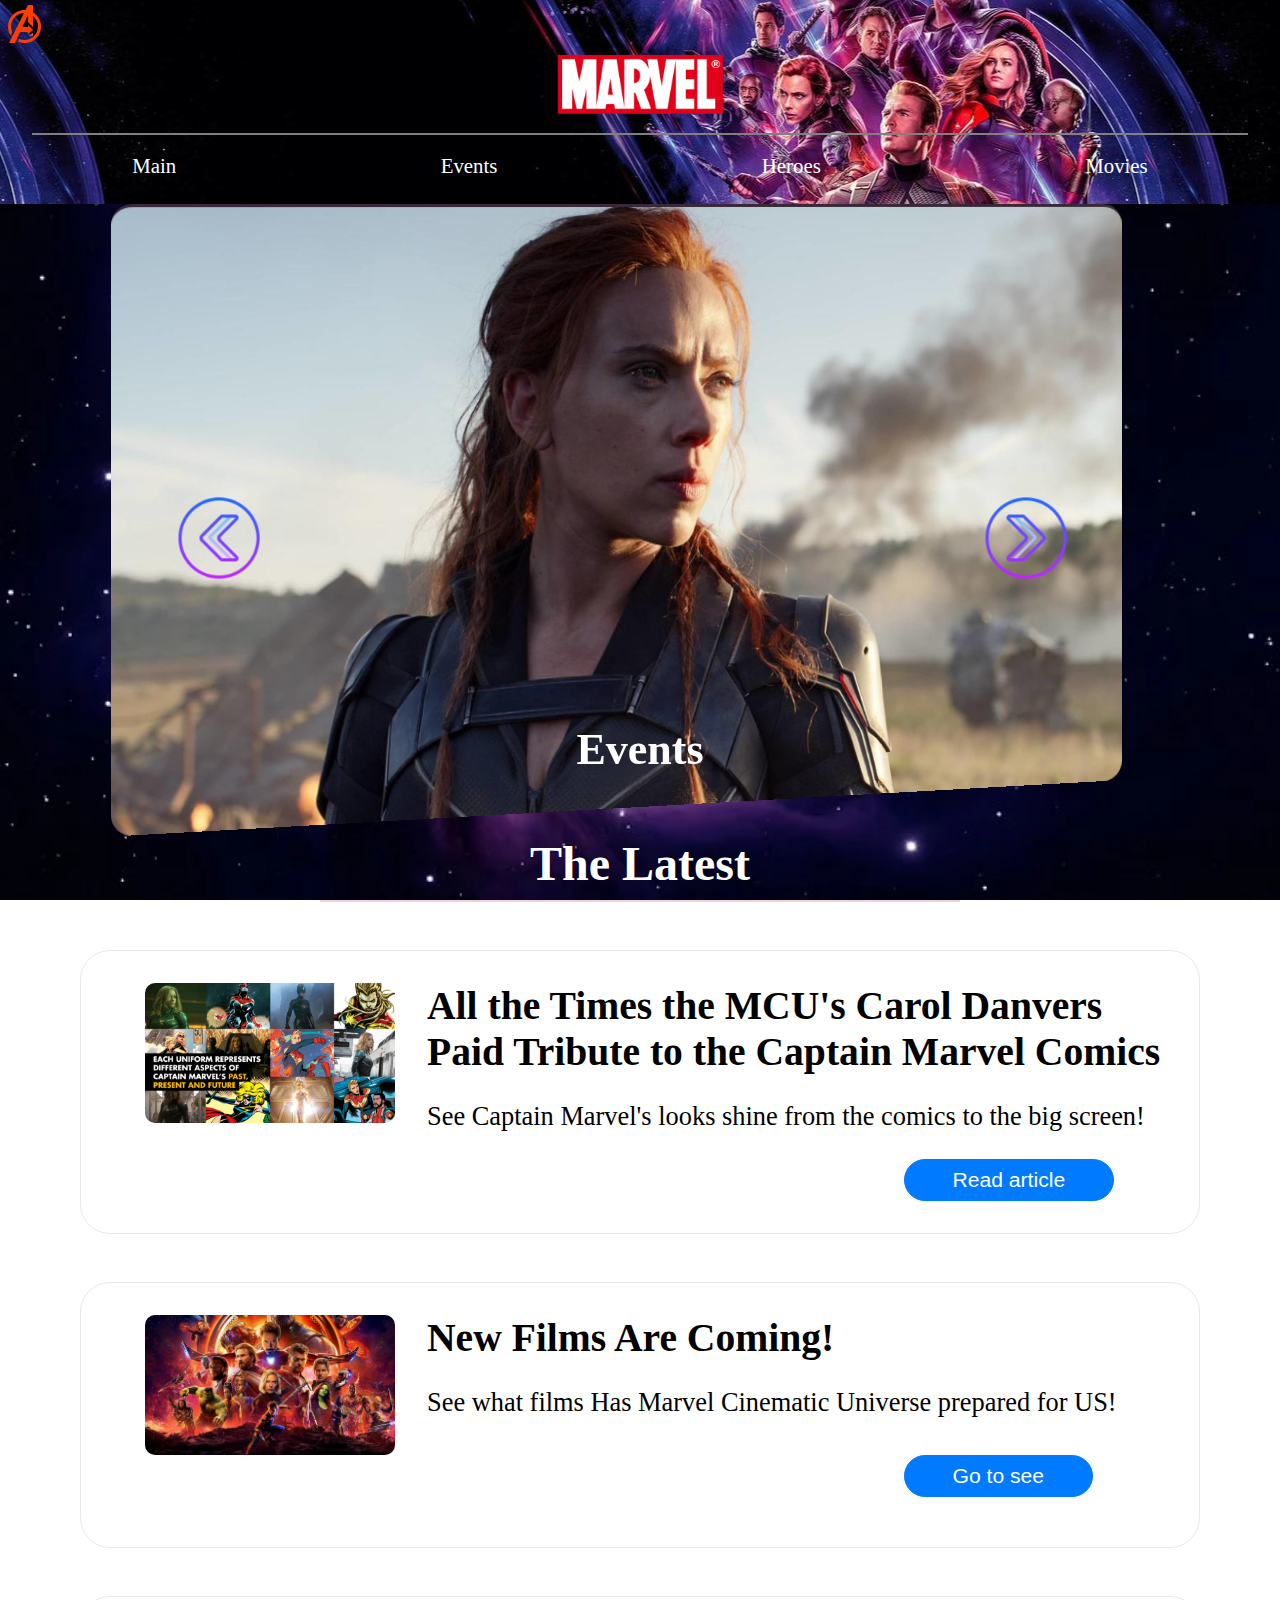
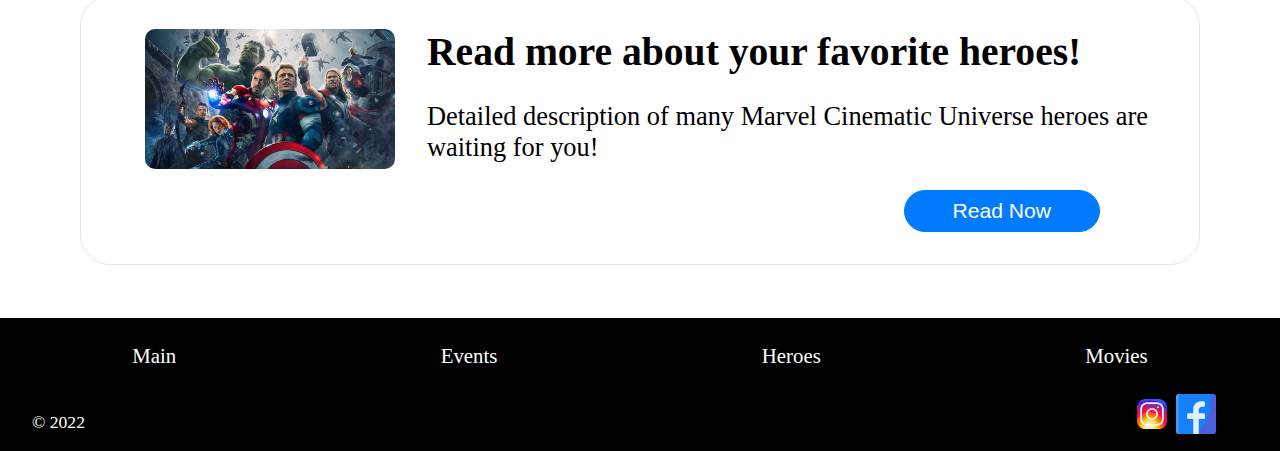
<file: index.html>
<!DOCTYPE html>
<html lang="en">
<head>
  <meta charset="UTF-8">
  <meta name="viewport" content="width=device-width, initial-scale=1.0">
  <link rel="icon" href="images/marvel.png">
  <link rel="stylesheet" href="styles/index.css">
  <link rel="stylesheet" href="styles/media.css">
  <script src="scripts/main.js"></script>
  <title>Marvel Cinematic Universe</title>
</head>
<body>
  <div class="page-wrap">
    <div class="layout">
      <div class="main">
        <header class="navbar">
          <div class="nav-img">
            <img src="images/marvel.png" id="left" alt="logo">
            <img src="images/marvel-logo.png" width="200" class="zero" alt="marvel logo">
            <hr style="background-color: grey; color: grey; width: 95vw; height: 2px; border: 0;">
          </div>
          <ul class="menu zero">
            <a href="">
              <li class="active">Main</li>
            </a>
            <a href="Events.html">
              <li>Events</li>
            </a>
            <a href="Heroes.html">
              <li>Heroes</li>
            </a>
            <a href="Movies.html">
              <li>Movies</li>
            </a>
          </ul>
        </header>
        <section class="main-page-content">

          <div class="slider">
            <div class="slider-wrapper">
              <a href="" class="link-of-slide" onclick="openSlide()"><img src="" alt="First" class="slide" name="slide"></a>
              <h2 class="slide-info"></h2>
            </div>
            <div class="slider-nav">
              <button onclick="i >= 1 ? i-- : i=2" type="button" class="slider-previous"><img src="images/previous.png" width="100" alt="icon previous"></button>
              <button onclick="(i < images.length - 8) ? i++ : i=0" type="button" class="slider-next"><img src="images/next.png" width="100" alt="icon next"></button>
            </div>
          </div>

          <h1 class="main-title">The Latest</h1>
          <hr style="background-color: #f2d2d9; height: 2px; border: 0; width: 50%;">

          <article class="main-topic">
            <img src="images/captain-marvel-topic.png" alt="captain marvel poster" class="topic-img" draggable="false">
            <h2 class="topic-heading">All the Times the MCU's Carol Danvers Paid Tribute to the Captain Marvel Comics</h2>
            <p class="topic-info">See Captain Marvel's looks shine from the comics to the big screen!</p>
            <button onclick="openTopic('Topic-captain-marvel.html')">Read article</button>
          </article>
          <article class="main-topic">
            <img src="images/movies-poster.jpg" alt="captain marvel poster" class="topic-img" draggable="false">
            <h2 class="topic-heading">New Films Are Coming!</h2>
            <p class="topic-info">See what films Has Marvel Cinematic Universe prepared for US!</p>
            <button onclick="openTopic('Movies.html')">Go to see</button>
          </article>
          <article class="main-topic">
            <img src="images/heroes-poster.jpg" alt="captain marvel poster" class="topic-img" draggable="false">
            <h2 class="topic-heading">Read more about your favorite heroes!</h2>
            <p class="topic-info">Detailed description of many Marvel Cinematic Universe heroes are waiting for you!</p>
            <button onclick="openTopic('Heroes.html')">Read Now</button>
          </article>
        </section>
      </div>    
      <footer class="footer">
        <ul class="sitemap zero">
          <a href="">
            <li class="active">Main</li>
          </a>
          <a href="Events.html">
            <li>Events</li>
          </a>
          <a href="Heroes.html">
            <li>Heroes</li>
          </a>
          <a href="Movies.html">
            <li>Movies</li>
          </a>
        </ul>
        <div class="icons">  
          <p id="copyright">&copy; 2022</p>
          <span>
            <a href="https://www.instagram.com/marvel/"><img id="instagram" src="images/instagram.png" alt="instagram icon"></a>
            <a href="https://www.facebook.com/Marvel/"><img id="facebook" src="images/facebook.png" alt="facebook icon"></a>
          </span>
        </div>
      </footer>
    </div>
  </div>
</body>
</html>
</file>
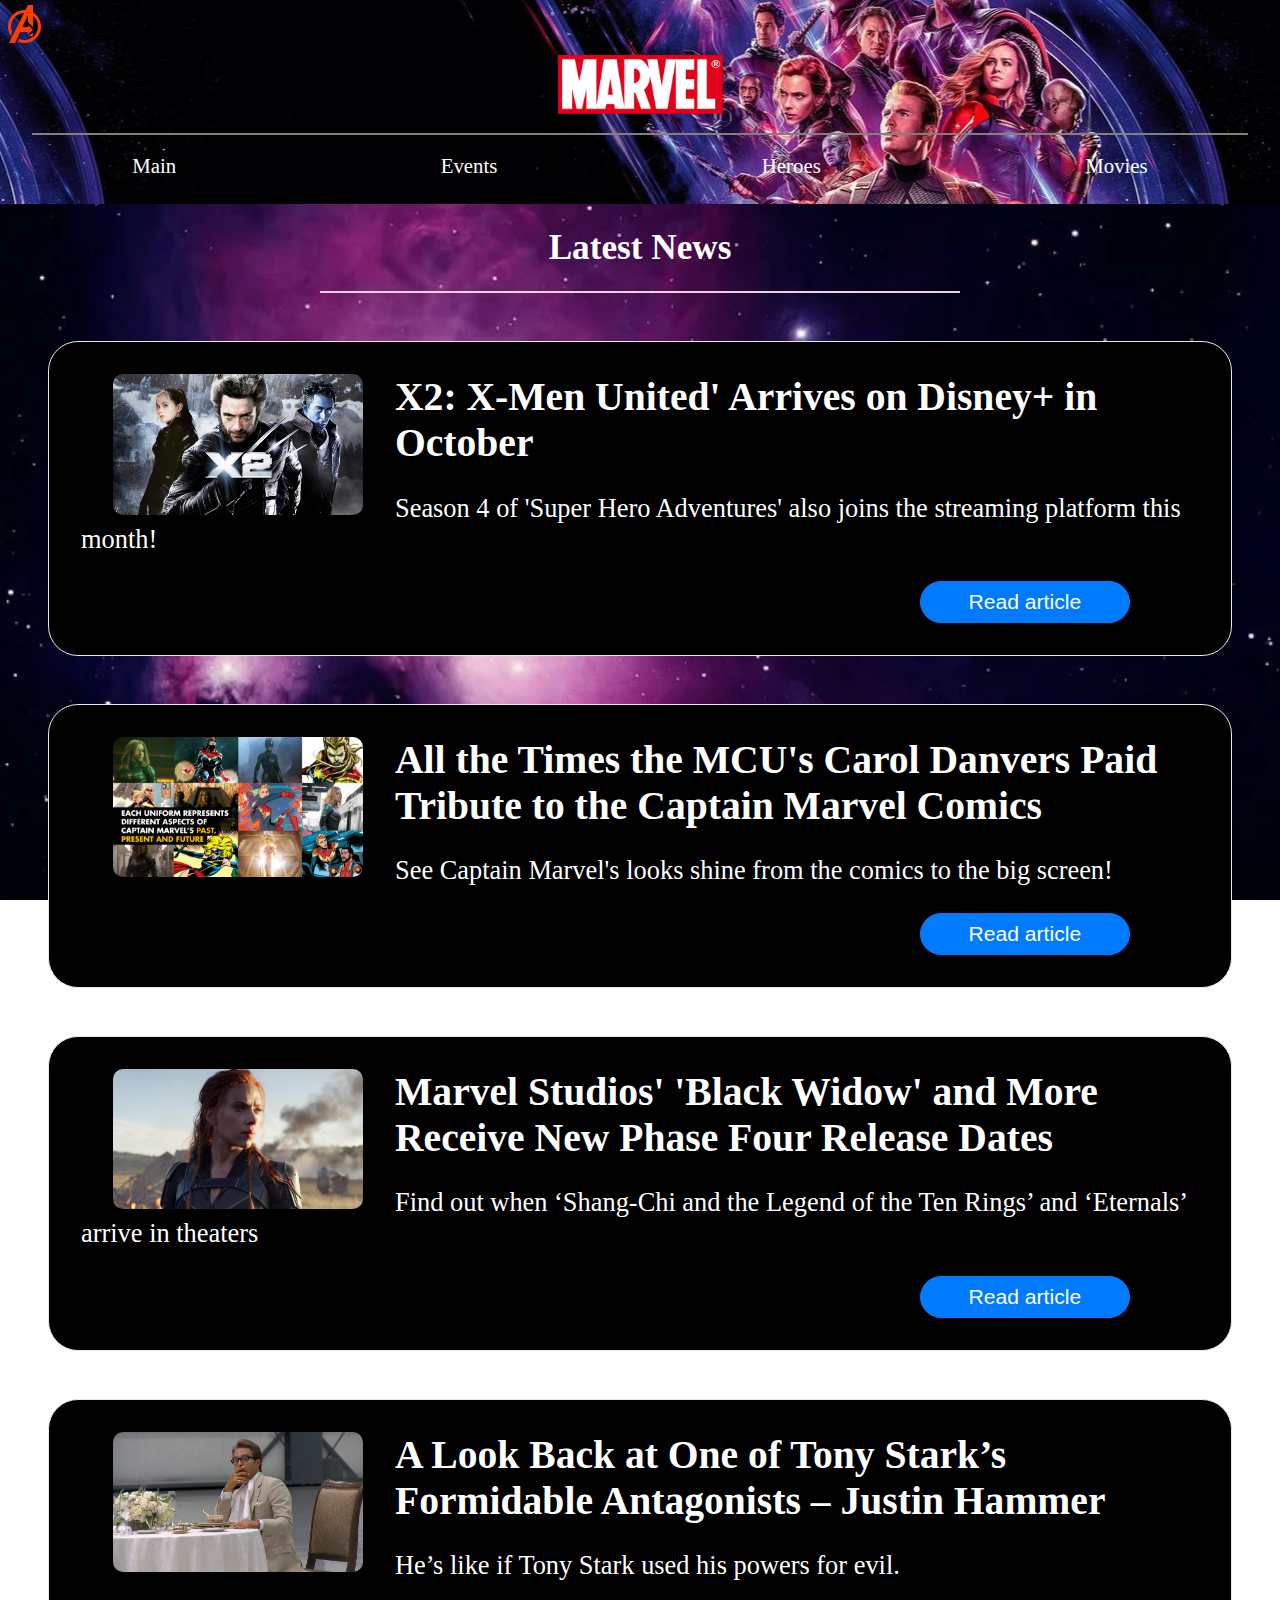
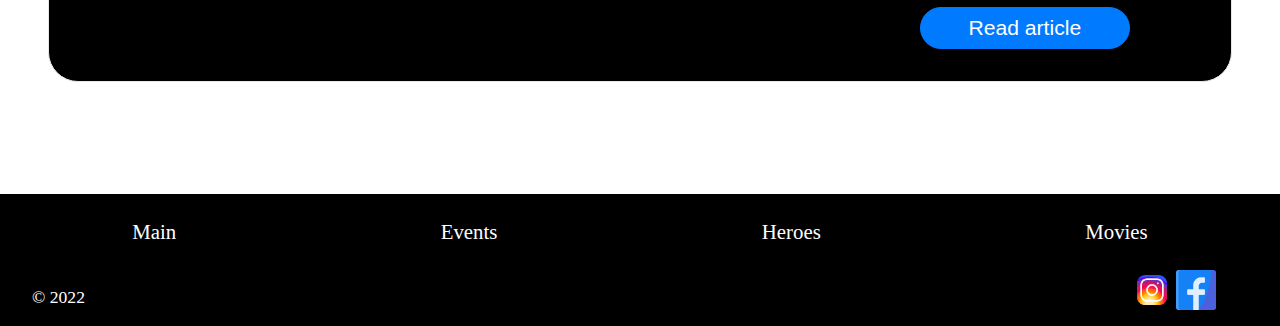
<file: Events.html>
<!DOCTYPE html>
<html lang="en">
<head>
  <meta charset="UTF-8">
  <meta name="viewport" content="width=device-width, initial-scale=1.0">
  <link rel="icon" href="images/marvel.png">
  <link rel="stylesheet" href="styles/index.css">
  <link rel="stylesheet" href="styles/media.css">
  <script src="scripts/main.js"></script>
  <title>Marvel | Events</title>
</head>
<body>
  <div class="page-wrap">
    <div class="layout">
      <div class="main">
        <header class="navbar">
          <div class="nav-img">
            <img src="images/marvel.png" id="left" alt="logo">
            <img src="images/marvel-logo.png" width="200" class="zero" alt="marvel logo">
            <hr style="background-color: grey; color: grey; width: 95vw; height: 2px; border: 0;">
          </div>
          <ul class="menu zero">
            <a href="index.html">
              <li>Main</li>
            </a>
            <a href="">
              <li class="active">Events</li>
            </a>
            <a href="Heroes.html">
              <li>Heroes</li>
            </a>
            <a href="Movies.html">
              <li>Movies</li>
            </a>
          </ul>
        </header>
        <h1 class="page-title">Latest News</h1>
        <hr style="background-color: #f2d2d9; height: 2px; border: 0; width: 50%;">
          <section class="news">
            <article class="topic">
              <img src="images/people-x2.jpg" alt="people-x2 poster" class="topic-img" draggable="false">
              <h2 class="topic-heading">X2: X-Men United' Arrives on Disney+ in October</h2>
              <p class="topic-info">Season 4 of 'Super Hero Adventures' also joins the streaming platform this month!</p>
              <button onclick="openTopic('Topic-x-people.html')">Read article</button>
            </article>
            <article class="topic">
              <img src="images/captain-marvel-topic.png" alt="captain marvel poster" class="topic-img" draggable="false">
              <h2 class="topic-heading">All the Times the MCU's Carol Danvers Paid Tribute to the Captain Marvel Comics</h2>
              <p class="topic-info">See Captain Marvel's looks shine from the comics to the big screen!</p>
              <button onclick="openTopic('Topic-captain-marvel.html')">Read article</button>
            </article>
            <article class="topic">
              <img src="images/widow-topic.jpg" alt="Black widow poster" class="topic-img" draggable="false">
              <h2 class="topic-heading">Marvel Studios' 'Black Widow' and More Receive New Phase Four Release Dates</h2>
              <p class="topic-info">Find out when ‘Shang-Chi and the Legend of the Ten Rings’ and ‘Eternals’ arrive in theaters</p>
              <button onclick="openTopic('Topic-black-widow.html')">Read article</button>
            </article>
            <article class="topic">
              <img src="images/justin-hammer.jpg" alt="justin hammer poster" class="topic-img" draggable="false">
              <h2 class="topic-heading">A Look Back at One of Tony Stark’s Formidable Antagonists – Justin Hammer</h2>
              <p class="topic-info">He’s like if Tony Stark used his powers for evil.</p>
              <button onclick="openTopic('Topic-justin-hammer.html')">Read article</button>
            </article>
          </section>
          <p class="other-news">To read other news click <a href="https://www.marvel.com/articles" target="_blank">here</a>.</p>
      </div>    
      <footer class="footer">
        <ul class="sitemap zero">
          <a href="index.html">
            <li>Main</li>
          </a>
          <a href="">
            <li class="active">Events</li>
          </a>
          <a href="Heroes.html">
            <li>Heroes</li>
          </a>
          <a href="Movies.html">
            <li>Movies</li>
          </a>
        </ul>
        <div class="icons">  
          <p id="copyright">&copy; 2022</p>
          <span>
            <a href="https://www.instagram.com/marvel/"><img id="instagram" src="images/instagram.png" alt="instagram icon"></a>
            <a href="https://www.facebook.com/Marvel/"><img id="facebook" src="images/facebook.png" alt="facebook icon"></a>
          </span>
        </div>
      </footer>
    </div>
  </div>
</body>
</html>
</file>
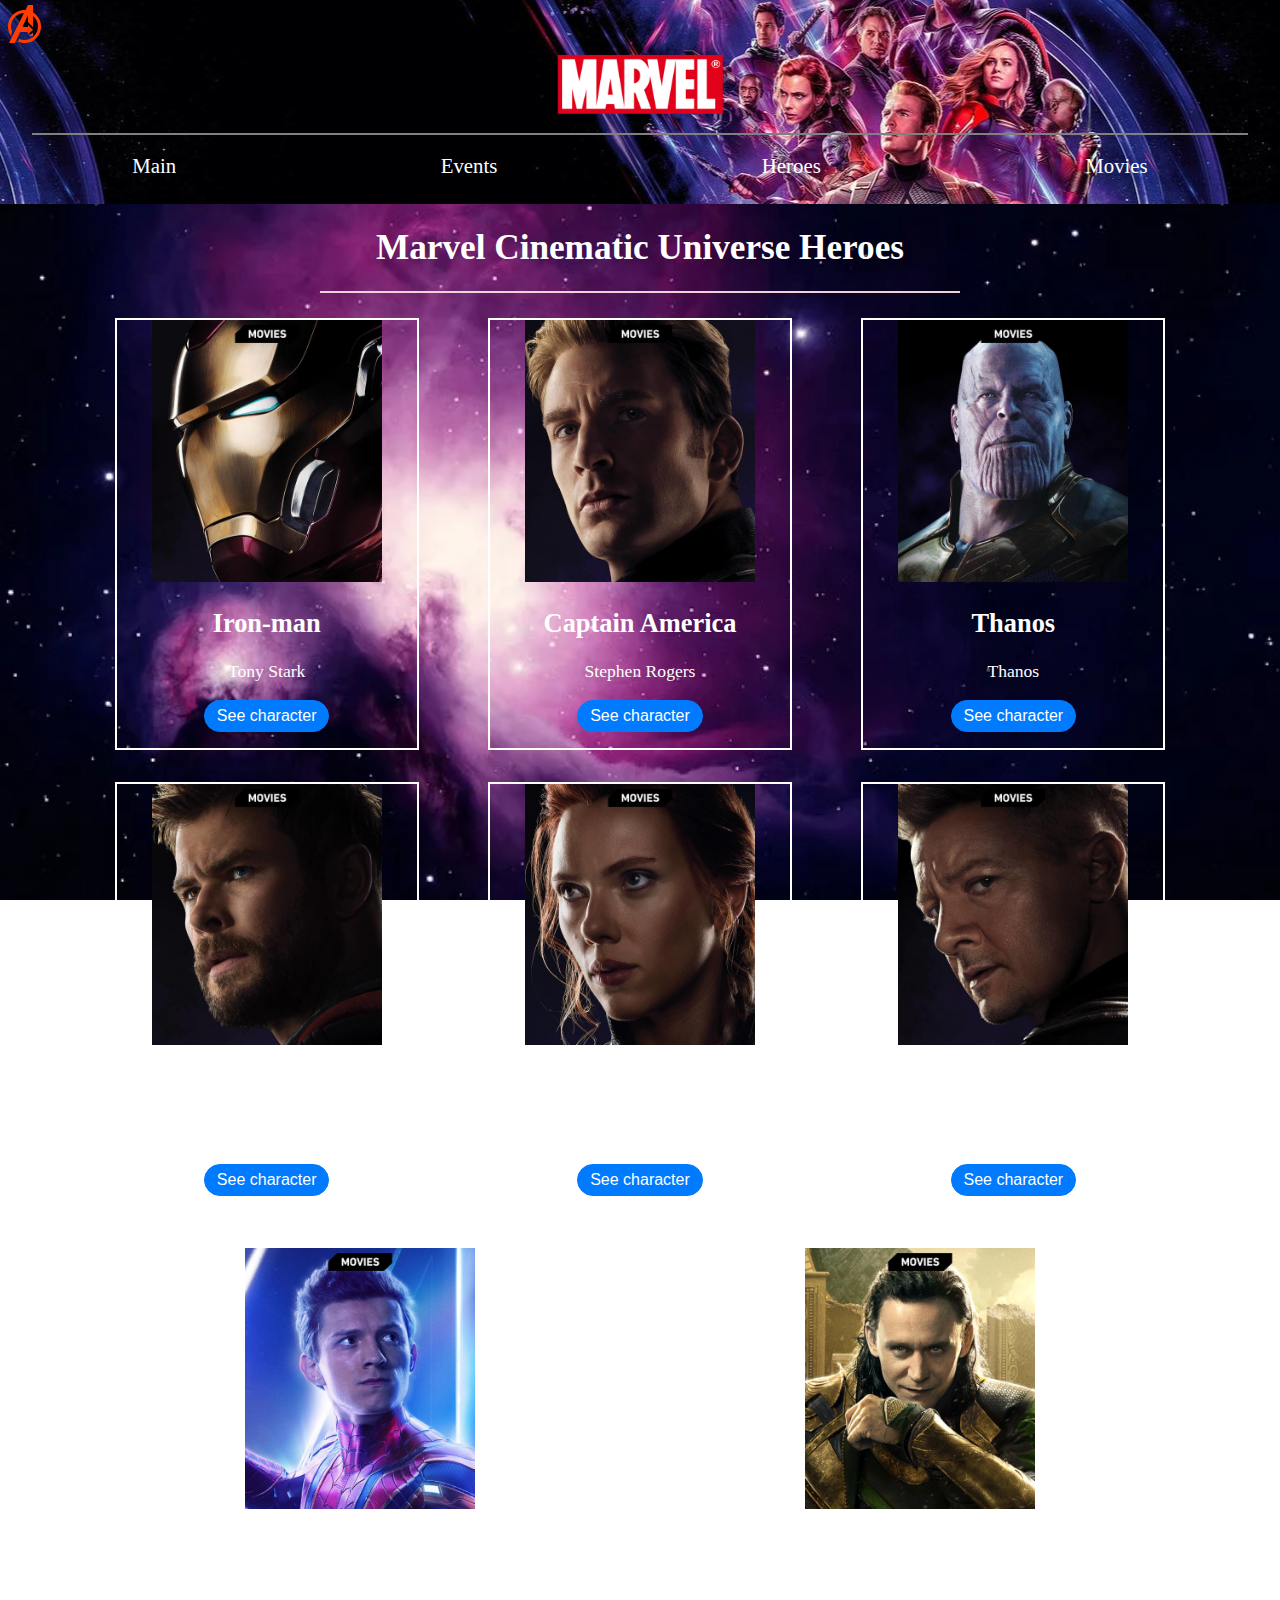
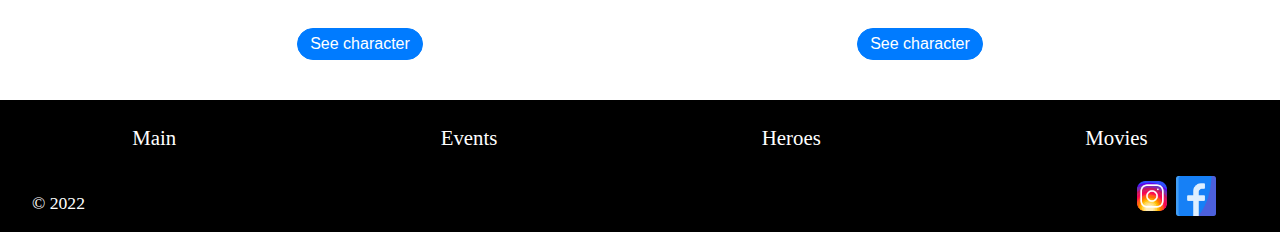
<file: Heroes.html>
<!DOCTYPE html>
<html lang="en">
<head>
  <meta charset="UTF-8">
  <meta name="viewport" content="width=device-width, initial-scale=1.0">
  <link rel="icon" href="images/marvel.png">
  <link rel="stylesheet" href="styles/index.css">
  <link rel="stylesheet" href="styles/media.css">
  <script src="scripts/main.js"></script>
  <title>Marvel | Heroes</title>
</head>
<body>
  <div class="page-wrap">
    <div class="layout">
      <div class="main">
        <header class="navbar">
          <div class="nav-img">
            <img src="images/marvel.png" id="left" alt="logo">
            <img src="images/marvel-logo.png" width="200" class="zero" alt="marvel logo">
            <hr style="background-color: grey; color: grey; width: 95vw; height: 2px; border: 0;">
          </div>
          <ul class="menu zero">
            <a href="index.html">
              <li>Main</li>
            </a>
            <a href="Events.html">
              <li>Events</li>
            </a>
            <a href="">
              <li class="active">Heroes</li>
            </a>
            <a href="Movies.html">
              <li>Movies</li>
            </a>
          </ul>
        </header>
        <h1 class="page-title">Marvel Cinematic Universe Heroes</h1>
        <hr style="background-color: #f2d2d9; height: 2px; border: 0; width: 50%;">
        <div class="page-content">
          
          <div class="hero-card">
            <div class="hero-info">
              <img src="images/iron-man.jpg" alt="iron-man">
              <h2>Iron-man</h2>
              <p class="hero-name">Tony Stark</p>
              <button type="button"  class="hero-btn" onclick="show('.hero-text1')">See character</button>
              <div class="hero-text1 hidden ">
                <h3>Real name: Anthony Edward "Tony" Stark</h3>
                <p>Genius. Billionaire. Philanthropist. Tony Stark's confidence is only matched by his high-flying abilities as the hero called Iron Man.</p>
              </div>
            </div>
          </div>
          <div class="hero-card">
            <div class="hero-info">
              <img src="images/cap.jpg" alt="Captain America">
              <h2>Captain America</h2>
              <p class="hero-name">Stephen Rogers</p>
              <button type="button"  class="hero-btn" onclick="show('.hero-text2')">See character</button>
              <div class="hero-text2 hidden ">
                <h3>Real name: Stephen Rogers</h3>
                <p>Recipient of the Super-Soldier serum, World War II hero Steve Rogers fights for American ideals as one of the world’s mightiest heroes and the leader of the Avengers.</p>
              </div>
            </div>
          </div>
          <div class="hero-card">
            <div class="hero-info">
              <img src="images/thanos.jpg" alt="Thanos">
              <h2>Thanos</h2>
              <p class="hero-name">Thanos</p>
              <button type="button"  class="hero-btn" onclick="show('.hero-text3')">See character</button>
              <div class="hero-text3 hidden ">
                <h3>Thanos - also known as "Dark Lord" and "Mad Titan"</h3>
                <p>The Mad Titan Thanos quests across the universe in search of the Infinity Stones, intending to use their limitless power for shocking purposes.</p>
              </div>
            </div>
          </div>
          <div class="hero-card">
            <div class="hero-info">
              <img src="images/thor.jpg" alt="Thor">
              <h2>Thor</h2>
              <p class="hero-name">Thor</p>
              <button type="button"  class="hero-btn" onclick="show('.hero-text4')">See character</button>
              <div class="hero-text4 hidden ">
                <h3>Real name: Thor son of Odin (Odinson)</h3>
                <p>The son of Odin uses his mighty abilities as the God of Thunder to protect his home Asgard and planet Earth alike.</p>
              </div>
            </div>
          </div>
          <div class="hero-card">
            <div class="hero-info">
              <img src="images/widow.jpg" alt="Black widow">
              <h2>Black Widow</h2>
              <p class="hero-name">Natalia Romanova</p>
              <button type="button"  class="hero-btn" onclick="show('.hero-text5')">See character</button>
              <div class="hero-text5 hidden ">
                <h3>Real name: Natalia Alyanovna Romanova</h3>
                <p>Despite super spy Natasha Romanoff’s checkered past, she’s become one of S.H.I.E.L.D.’s most deadly assassins and a frequent member of the Avengers.</p>
              </div>
            </div>
          </div>
          <div class="hero-card">
            <div class="hero-info">
              <img src="images/sokol.jpg" alt="Sokol">
              <h2>Hawkeye</h2>
              <p class="hero-name">Clinton Barton</p>
              <button type="button"  class="hero-btn" onclick="show('.hero-text6')">See character</button>
              <div class="hero-text6 hidden ">
                <h3>Real name: Clinton Francis Barton</h3>
                <p>A master marksman and longtime friend of Black Widow, Clint Barton serves as the Avengers’ amazing archer.</p>
              </div>
            </div>
          </div>
          <div class="hero-card">
            <div class="hero-info">
              <img src="images/spider-man.jpg" alt="Spider-Man">
              <h2>Spider-Man</h2>
              <p class="hero-name">Peter Parker</p>
              <button type="button"  class="hero-btn" onclick="show('.hero-text7')">See character</button>
              <div class="hero-text7 hidden ">
                <h3>Real name: Peter Benjamin Parker</h3>
                <p>Bitten by a radioactive spider, Peter Parker’s arachnid abilities give him amazing powers he uses to help others, while his personal life continues to offer plenty of obstacles.</p>
              </div>
            </div>
          </div>
          <div class="hero-card">
            <div class="hero-info">
              <img src="images/loki.jpg" alt="Loki">
              <h2>Loki</h2>
              <p class="hero-name">Loki</p>
              <button type="button"  class="hero-btn" onclick="show('.hero-text8')">See character</button>
              <div class="hero-text8 hidden ">
                <h3>Real name: Loki Lafeison</h3>
                <p>Loki, Prince of Asgard, Odinson, rightful heir of Jotunheim, and God of Mischief, is burdened with glorious purpose. His desire to be a king drives him to sow chaos in Asgard.</p>
              </div>
            </div>
          </div>
        </div>
      </div>    
      <footer class="footer">
        <ul class="sitemap zero">
          <a href="index.html">
            <li>Main</li>
          </a>
          <a href="Events.html">
            <li>Events</li>
          </a>
          <a href="#">
            <li class="active">Heroes</li>
          </a>
          <a href="Movies.html">
            <li>Movies</li>
          </a>
        </ul>
        <div class="icons">  
          <p id="copyright">&copy; 2022</p>
          <span>
            <a href="https://www.instagram.com/marvel/"><img id="instagram" src="images/instagram.png" alt="instagram icon"></a>
            <a href="https://www.facebook.com/Marvel/"><img id="facebook" src="images/facebook.png" alt="facebook icon"></a>
          </span>
        </div>
      </footer>
    </div>
  </div>
</body>
</html>
</file>
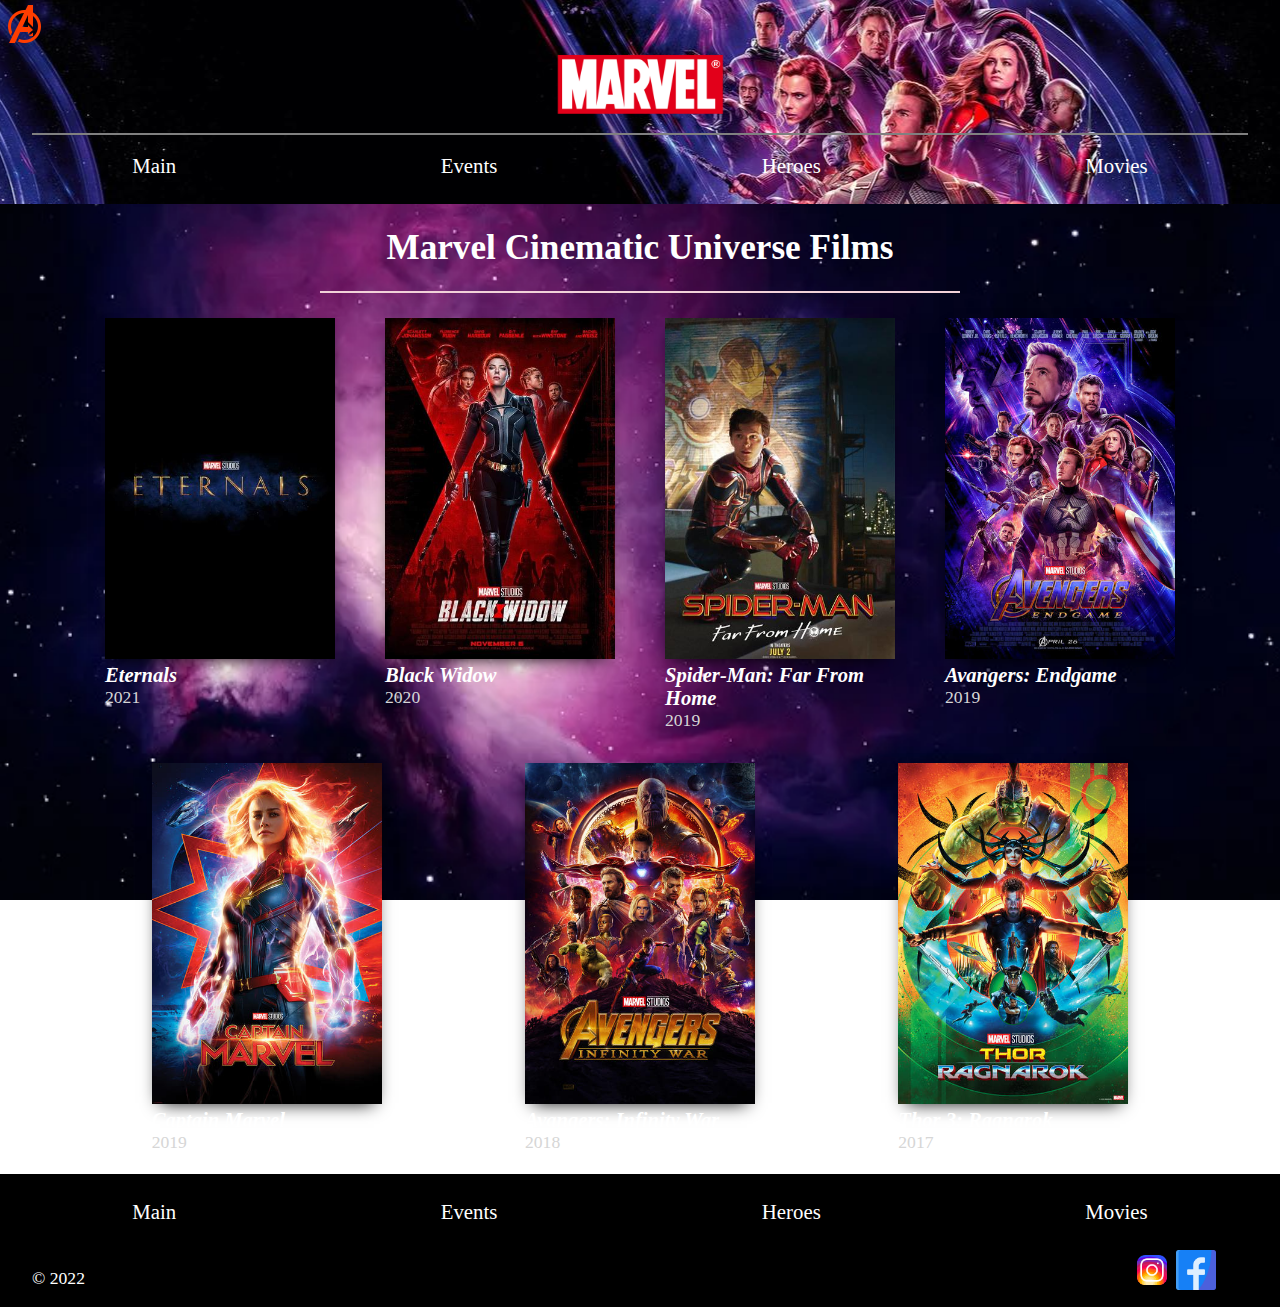
<file: Movies.html>
<!DOCTYPE html>
<html lang="en">
<head>
  <meta charset="UTF-8">
  <meta name="viewport" content="width=device-width, initial-scale=1.0">
  <link rel="icon" href="images/marvel.png">
  <link rel="stylesheet" href="styles/index.css">
  <link rel="stylesheet" href="styles/media.css">
  <title>Marvel | Movies</title>
</head>
<body>
  <div class="page-wrap">
    <div class="layout">
      <div class="main">
        <header class="navbar">
          <div class="nav-img">
            <img src="images/marvel.png" id="left" alt="logo">
            <img src="images/marvel-logo.png" width="200" class="zero" alt="marvel logo">
            <hr style="background-color: grey; color: grey; width: 95vw; height: 2px; border: 0;">
          </div>
          <ul class="menu zero">
            <a href="index.html">
              <li>Main</li>
            </a>
            <a href="Events.html">
              <li>Events</li>
            </a>
            <a href="Heroes.html">
              <li>Heroes</li>
            </a>
            <a href="">
              <li class="active">Movies</li>
            </a>
          </ul>
        </header>
        <h1 class="page-title">Marvel Cinematic Universe Films</h1>
        <hr style="background-color: #f2d2d9; height: 2px; border: 0; width: 50%;">
        <div class="page-content">
          <div class="movie-card">
            <div class="movie-info">
              <a href="https://www.marvel.com/movies/the-eternals" target="_blank">
                <img src="images/eternals.jpg" alt="eternals">
                <h3 class="movie-name zero">Eternals</h3>
                <p class="movie-year zero">2021</p>
              </a>
            </div>
          </div>
          <div class="movie-card">
            <div class="movie-info">
              <a href="https://www.marvel.com/movies/black-widow" target="_blank">
                <img src="images/blackwidow.jpg" alt="blackwidow">
                <h3 class="movie-name zero">Black Widow</h3>
                <p class="movie-year zero">2020</p>
              </a>
            </div>
          </div>
          <div class="movie-card">
            <div class="movie-info">
              <a href="https://kinohit.uz/russian-film-kino-tasix-tas-uz-uzbekistan/boevik/11209-chelovek-pauk-vdali-ot-doma.html" target="_blank">
                <img src="images/far-from-home.jpg" alt="far-from-home">
                <h3 class="movie-name zero">Spider-Man: Far From Home</h3>
                <p class="movie-year zero">2019</p>
              </a>
            </div>
          </div>
          <div class="movie-card">
            <div class="movie-info">
              <a href="https://kinohit.uz/russian-film-kino-tasix-tas-uz-uzbekistan/fantastika/12406-mstiteli-final-tasix-mstiteli-4-tas-ix.html" target="_blank">
                <img src="images/end-game.jpg" alt="endgame">
                <h3 class="movie-name zero">Avangers: Endgame</h3>
                <p class="movie-year zero">2019</p>
              </a>
            </div>
          </div>
          <div style="width: 100%;"></div>
          <div class="movie-card">
            <div class="movie-info">
              <a href="https://kinohit.uz/russian-film-kino-tasix-tas-uz-uzbekistan/fantastika/10433-kapitan-marvel.html" target="_blank">
                <img src="images/captain-marvel.jpg" alt="captain-marvel">
                <h3 class="movie-name zero">Captain Marvel</h3>
                <p class="movie-year zero">2019</p>
              </a>
            </div>
          </div>
          <div class="movie-card">
            <div class="movie-info">
              <a href="https://kinohit.uz/russian-film-kino-tasix-tas-uz-uzbekistan/fentezi/8648-mstiteli-voyna-beskonechnosti.html" target="_blank">
                <img src="images/infinity-war.jpg" alt="Avangers: infinity-war">
                <h3 class="movie-name zero">Avangers: Infinity War</h3>
                <p class="movie-year zero">2018</p>
              </a>
            </div>
          </div>
          <div class="movie-card">
            <div class="movie-info">
              <a href="https://kinohit.uz/novinki-kino/5232-tor-ragnarek.html" target="_blank">
                <img src="images/thor3.jpg" alt="Thor 3">
                <h3 class="movie-name zero">Thor 3: Ragnarok</h3>
                <p class="movie-year zero">2017</p>
              </a>
            </div>
          </div>
        </div>
      </div>  
      <footer class="footer">
        <ul class="sitemap zero">
          <a href="index.html">
            <li>Main</li>
          </a>
          <a href="Events.html">
            <li>Events</li>
          </a>
          <a href="Heroes.html">
            <li>Heroes</li>
          </a>
          <a href="">
            <li class="active">Movies</li>
          </a>
        </ul>
        <div class="icons">  
          <p id="copyright">&copy; 2022</p>
          <span>
            <a href="https://www.instagram.com/marvel/"><img id="instagram" src="images/instagram.png" alt="instagram icon"></a>
            <a href="https://www.facebook.com/Marvel/"><img id="facebook" src="images/facebook.png" alt="facebook icon"></a>
          </span>
        </div>
      </footer>
    </div>
  </div>
</body>
</html>
</file>
<file: styles/index.css>
html, body, .zero {
  margin: 0;
  padding: 0;
}
body {
  position: relative;
  font-size: 1.1rem;
}
.layout {
  background: url(../images/back.png) center center no-repeat fixed;
  background-size: cover;
  padding-bottom: 68px;
  min-height: 100vh;
  height: 100%;
}
.main {
  padding-bottom: 70px;
}
footer {
  position: absolute;
  bottom: 0;
  width: 100%;
  padding-top: 1rem;
}
.navbar, .footer {
  background-color: black;
}
.navbar {
  background: url(../images/endgame.jpg) 190%;
}
.nav-img {
  text-align: center;
}
#left {
  display: flex;
}
#copyright {
  color: white;
}
.icons {
  display: flex;
  justify-content: space-between;
  margin: 0 2rem;
}
#instagram, #facebook {
  width: 40px;
  height: 40px;
}
.page-title {
  color: #fff;
  text-align: center;
}

footer span {
  margin-right: 2rem;
}
 ul {
  display: flex;
  justify-content:space-around;
  align-items: center;
}
ul li {
  padding: .5rem 2rem;
  margin-bottom: 1rem;
  border-radius: 10px;
  border: 2px solid transparent;
  font-size: 1.3rem;
}
ul li:hover {
  border: 2px solid white;
  transition: 1s ease;
}
ul a, .online-link {
  text-decoration: none;
  color: white;
  list-style: none;
}
.active {
  animation: pulse 3s infinite alternate;
}
@keyframes pulse {
  from{
    border: 1px solid transparent;
  }
  to {
    transform: scale(1.1);
    border: 1px solid white;
  }
}

/* Heroes page */
.page-content {
  display: flex;
  flex-flow: row wrap;
  justify-content: space-around;
  margin: auto 5rem;
}
.hero-card {
  margin: 1rem;
  border: 2px solid white;
  width: 300px;
}
.hero-info {
  color: white;
  text-align: center;
}
.hero-info img, .movie-info img {
  width: 230px;
  height: auto;
}
.hidden {
  display: none; 
}  
.hero-btn {
  color: #fff;
  background-color: #007bff;
  border-radius: 30px;
  border: 1px solid #007bff;
  padding: .375rem .75rem;
  font-size: 1rem;
  margin-bottom: 1rem;
}
.hero-btn:hover, .topic button:hover, .main-topic button:hover {
  cursor: pointer;
  border: 1px solid blue;
  transform: scale(1.06);
  transition: 0.5s ease;
}
/* Heroes page end */

/* Movies page start */
.movie-card {
  margin: 1rem;
  width: 230px;
}
.movie-info img {
  box-shadow: 0 7px 17px -8px black;
}
.movie-info a {
  color: #d6d6d6;
  text-decoration: none;
}
.movie-name, .message {
  color: white;
  font-style: italic;
}

/* Events page start */
.topic {
  min-height: 200px;
  background-color: black;
  padding: 2rem;
  margin: 3rem;
  border: 1px solid #e8e8e8;
  border-radius: 30px;
  color: white;
  font-size: 1.5em;
}
.topic:hover {
  background-color: white;
  color: black;
  transition: 1s;
}
.topic-img{
  width: 250px;
  float: left;
  margin: 0 2rem;
  border-radius: 10px;
}
.topic-heading {
  margin: 0;
}
.topic button, .main-topic button {
  background-color: #007bff;
  padding: 0.5rem 3rem;
  border: 1px solid #007bff;
  border-radius: 50px;
  color: white;
  font-size: 0.8em;
  display: block;
  clear: both;
  position: relative;
  left: 75%;
}
.other-news {
  text-align: center;
  font-size: 1.5em;
  color: white;
}
.other-news a {
  color: white;
  font-style: oblique;
}
/* Events page end */

/* News-detail pages start*/
.topic-head-img img, .topic-details img{
  width: 100%;
}
.layout-detail {
  padding-bottom: 68px;
  background-color: #fafafa;
  height: 120%;
}
.topic-details {
  width: 60%;
  margin: 2em 0;
}
.topic-details h1 {
  font-size: 2em;
}
.details-title {
  text-align: center;
}
.details-page {
  display: flex;
  justify-content: space-around;
  
}
.details-page aside {
  border-left: 3px solid grey;
  padding: 2em 4em;
}
.ads {
  height: 100%;
  margin-top: 2em;
}
/* News-detail pages end */

/* Main page start */
.slider {
  width: 80vw;
  margin: 0 auto;
  height: 600px;
}
.slider-wrapper {
	width: 100%;
	height: 600px;
}
.slide {
	width: 100%;
	height: 100%;
  border-radius: 20px;
  border-top: 3px solid #382938;
  transform: perspective(1900px) rotateY(10deg);
  transform-origin: top;
}
.slider-nav {
  display: flex;
  justify-content: space-between;
  margin: -18em 4em 0 2em;
}
.slider-nav button {
  z-index: 1;
  background-color: transparent;
  border: 0;
}
.slider-nav button:hover {
  cursor: pointer;
}
.slide-info {
  color: white;
  font-size: 2.5em;
  text-align: center;
  margin-top: -2em;
  position: relative;
  font-family: cursive;
}
.main-title {
  font-size: 3rem;
  text-align: center;
  color: white;
  margin-bottom: 0;
}
.main-topic {
  min-height: 200px;
  background-color: white;
  padding: 2rem;
  margin: 3rem 5rem;
  border: 1px solid #e8e8e8;
  border-radius: 30px;
  font-size: 1.5em;
}
/* Main page end */
</file>
<file: styles/media.css>
@media (max-width: 900px)  {
  .topic button, .main-topic button {
    left: 35%;
  }
}
@media (max-width: 400px)  {
  /* Common Layout */
  :root, body {
    font-size: 14px;
  }
  ul li {
    padding: .4rem 1rem;
  }
  footer span {
    margin-right: 0;
  }
  .message {
    margin: auto 1rem;
  }
  /* Page content */
  .slider {
    width: 98vw;
    margin: 0 auto;
    height: 250px;
  }
  .slider-wrapper {
    width: 100%;
    height: 250px;
  }
  .slider-nav {
    margin: -10em -1.5em 0;
  }
  .slider-nav img {
    width: 50%;
  }
  .slider-nav {
    margin-left: 0.5em;
    width: 95%;
    justify-self: center;
  }
  .main-topic {
    margin: 2em;
    font-size: 1.3em;
  }
  .topic button, .main-topic button {
    left: 20%;
  }
  .topic-img {
    margin: auto;
  }
  /* News details */
  .ads {
    display: none;
  }
  .topic-details {
    width: 90%;
    margin: 1em 0;
    font-size: 1.3rem;
    line-height: 2em;
  }
  /* Heroes page */
  .hero-card, .movie-card {
    font-size: 1.5em;
    
  }
  .hero-info img, .movie-info img {
    width: 90%;
    height: auto;
  }
  .page-content {
    margin: auto 1rem;
  }
}
</file>
